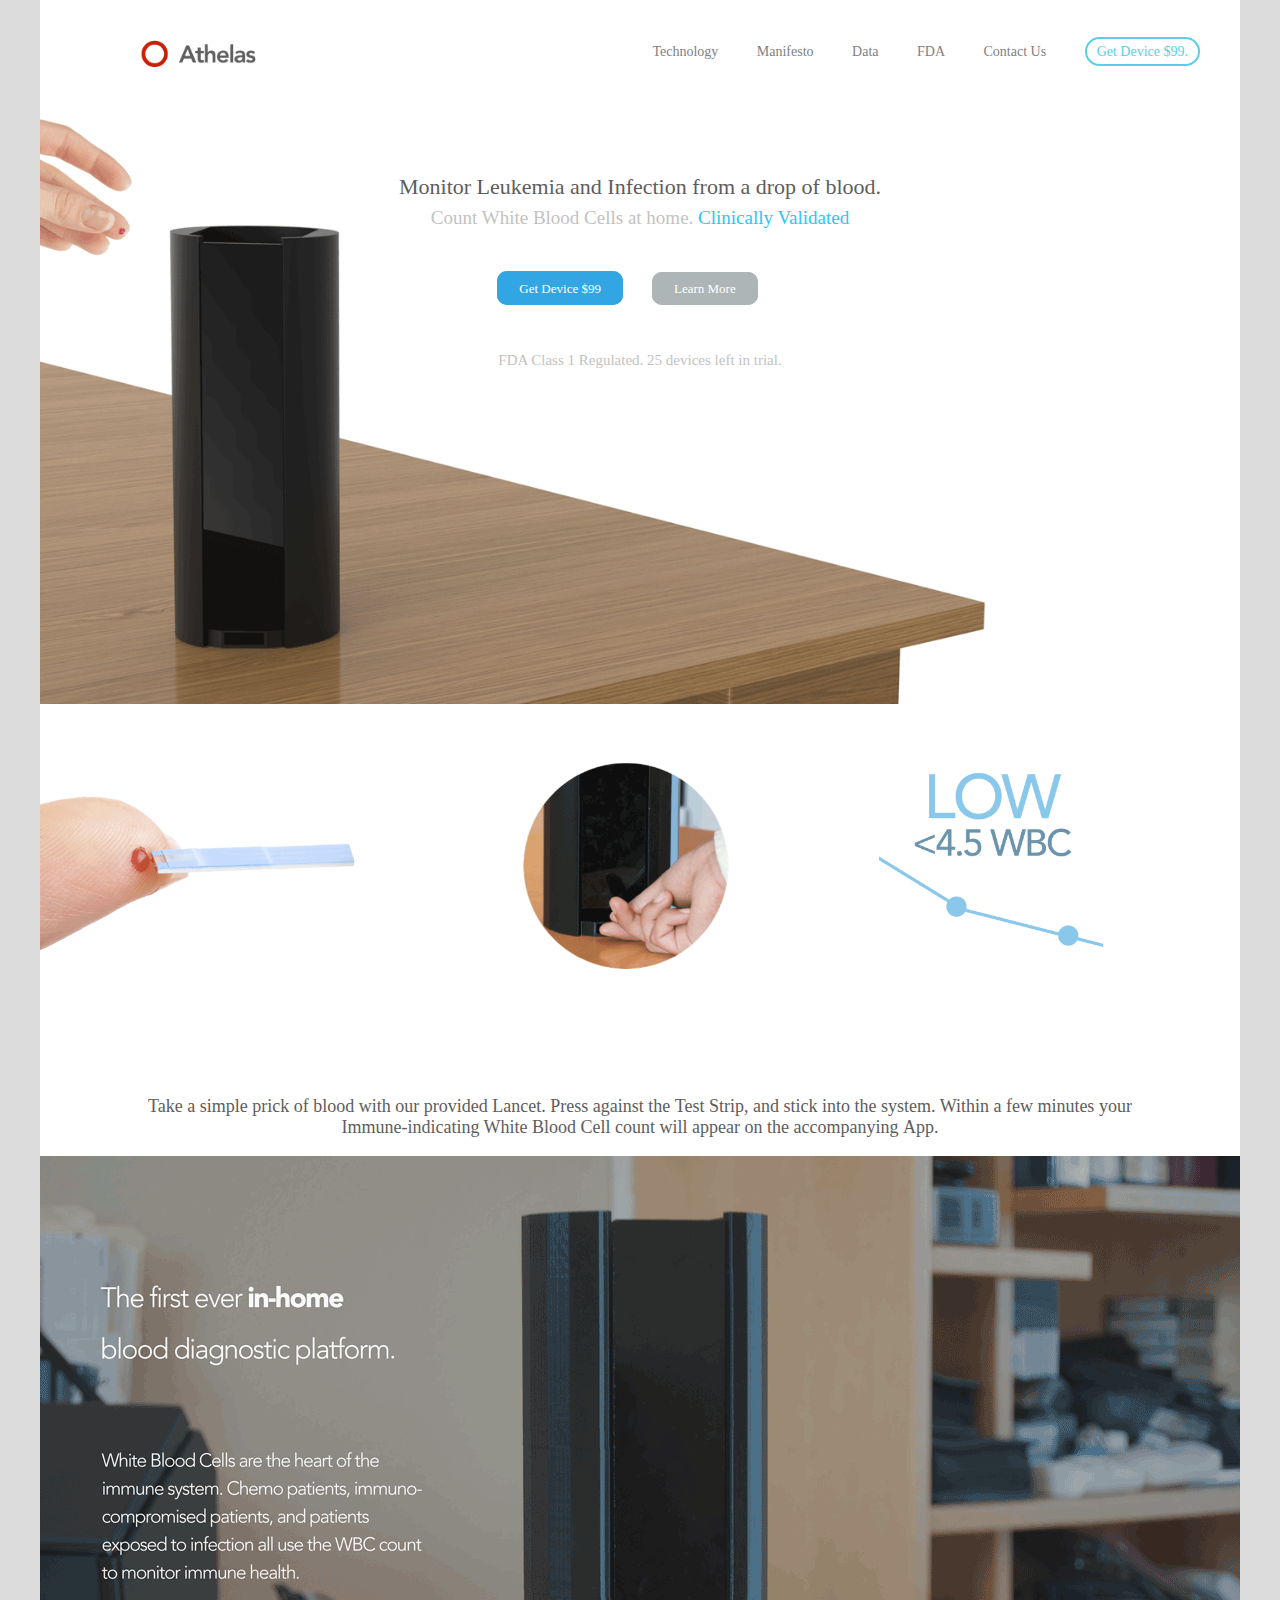
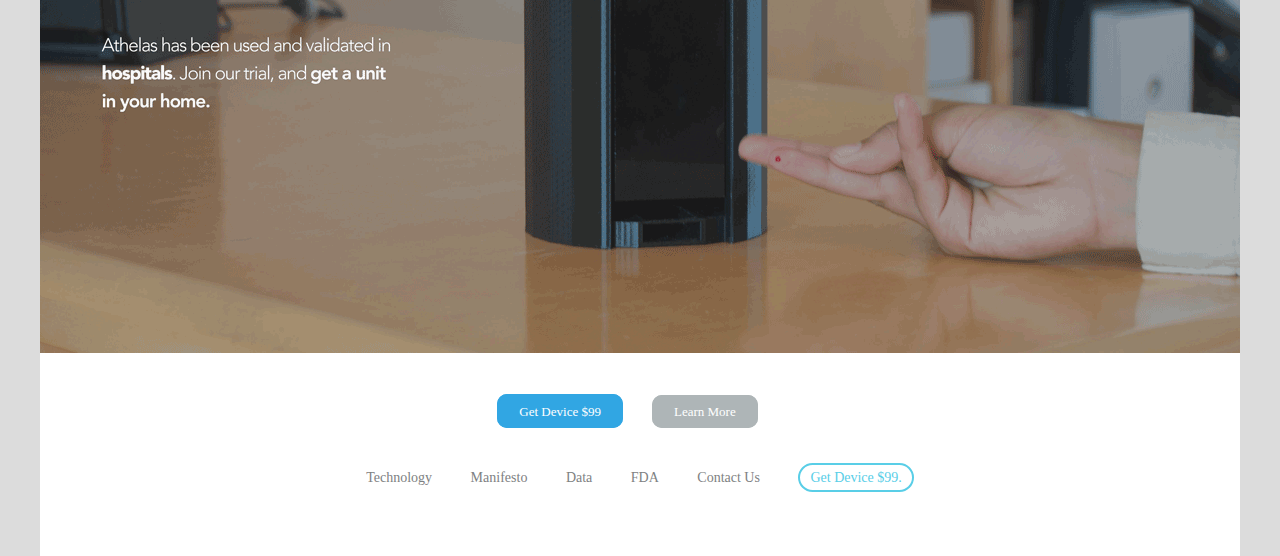
<file: index.html>
<!doctype html>

<html lang="en">
  <head>
    <meta charset="utf-8">
    <title>Athelas</title>
    <meta charset="UTF-8" />
    <meta http-equiv="X-UA-Compatible" content="IE=edge">
    <!-- <meta name="viewport" content="width=1000px;" /> -->
    <meta name="description" content="In-home blood diagnostic" />
    <meta name="keywords" content="diagnostic, blood, in-home" />
    <!-- <link rel="stylesheet" type="text/css" href="css/normalize.css" /> -->
    <!-- <link rel="stylesheet" type="text/css" href="css/demo.css" /> -->
    <!-- <link rel="stylesheet" type="text/css" href="css/component.css" /> -->
    <link rel="stylesheet" type="text/css" href="css/app.css" />
    <link href='https://fonts.googleapis.com/css?family=Raleway:200,400,800' rel='stylesheet' type='text/css'>
    <script src="https://ajax.googleapis.com/ajax/libs/jquery/1.12.2/jquery.min.js"></script>
    <script>
      (function(i,s,o,g,r,a,m){i['GoogleAnalyticsObject']=r;i[r]=i[r]||function(){
      (i[r].q=i[r].q||[]).push(arguments)},i[r].l=1*new Date();a=s.createElement(o),
      m=s.getElementsByTagName(o)[0];a.async=1;a.src=g;m.parentNode.insertBefore(a,m)
      })(window,document,'script','https://www.google-analytics.com/analytics.js','ga');
      ga('create', 'UA-36491460-2', 'auto');
      ga('send', 'pageview');
    </script>
    <!-- Facebook Pixel Code -->
    <script>
    !function(f,b,e,v,n,t,s)
    {if(f.fbq)return;n=f.fbq=function(){n.callMethod?
    n.callMethod.apply(n,arguments):n.queue.push(arguments)};
    if(!f._fbq)f._fbq=n;n.push=n;n.loaded=!0;n.version='2.0';
    n.queue=[];t=b.createElement(e);t.async=!0;
    t.src=v;s=b.getElementsByTagName(e)[0];
    s.parentNode.insertBefore(t,s)}(window,document,'script',
    'https://connect.facebook.net/en_US/fbevents.js');
     fbq('init', '177526572708600'); 
    fbq('track', 'PageView');
    </script>
    <noscript>
     <img height="1" width="1" 
    src="https://www.facebook.com/tr?id=177526572708600&ev=PageView
    &noscript=1"/>
    </noscript>
    <!-- End Facebook Pixel Code -->

    <script type="text/javascript">
      window.heap=window.heap||[],heap.load=function(e,t){window.heap.appid=e,window.heap.config=t=t||{};var r=t.forceSSL||"https:"===document.location.protocol,a=document.createElement("script");a.type="text/javascript",a.async=!0,a.src=(r?"https:":"http:")+"//cdn.heapanalytics.com/js/heap-"+e+".js";var n=document.getElementsByTagName("script")[0];n.parentNode.insertBefore(a,n);for(var o=function(e){return function(){heap.push([e].concat(Array.prototype.slice.call(arguments,0)))}},p=["addEventProperties","addUserProperties","clearEventProperties","identify","removeEventProperty","setEventProperties","track","unsetEventProperty"],c=0;c<p.length;c++)heap[p[c]]=o(p[c])};
      heap.load("3365830889");
    </script>
    <!--[if IE]>
    <script src="http://html5shiv.googlecode.com/svn/trunk/html5.js"></script>
    <![endif]-->

    <!--[if lt IE 9]>
    <script src="http://html5shiv.googlecode.com/svn/trunk/html5.js"></script>
    <![endif]-->
  </head>

  <body>
    <div class="container">
      <nav>
        <a class="logo" href="#"><img src="img/logo.png"\></a>
        <div class="links">
          <a href="technology/index.html">Technology</a>
          <a href="manifesto/index.html">Manifesto</a>
          <a href="data/index.html">Data</a>
          <a href="fda/index.html">FDA</a>
          <a href="contact/index.html">Contact Us</a>
          <a href="trial/index.html" class="rounded">Get Device $99.</a>
        </div>
      </nav>
      <section>
        <center>
          <p style="position:relative;z-index:2;font-family:'Avenir'; color:#5d5d5d; font-size:22px; font-weight:100; margin-top:100px">Monitor <strong>Leukemia</strong> and <strong>Infection</strong> from a drop of blood.</p>
          <p style="position:relative;z-index:2;font-family:'Avenir'; color:#c2c2c2; font-size:19px; font-weight:100; margin-top:-15px; margin-bottom:50px;">Count White Blood Cells at home. <span style="color:#28c8f6">Clinically Validated</span></p>
          <a href="/trial" class="button1" style="z-index:2;position:relative;margin-right:25px; font-family:'Avenir Next';border: 2px solid #31a6e3; background-color: #31a6e3; border-radius:10px; padding-left:20px; padding-right:20px; padding-top:8px; padding-bottom:7px; color:#fff; font-size:13px;font-weight:500">Get Device $99</a>
          <a href="/technology" class="button1" style="z-index:2; position:relative;margin-right:25px; font-family:'Avenir Next';border: 2px solid #aeb5b7; background-color: #aeb5b7; border-radius:10px; padding-left:20px; padding-right:20px; padding-top:7px; padding-bottom:7px; color:#fff; font-size:13px;font-weight:500">Learn More</a>
          <p style="position:relative;z-index:2;font-family:'Avenir'; color:#c2c2c2; font-size:15px; margin-top:55px; font-weight:100;"><strong>FDA Class 1 Regulated.</strong> 25 devices left in trial.</p>
        </center>
        <img src="img/background-main.png" style="height:600px;margin-top:-280px;position:relative;z-index:1"/>
      </section>
      <section>
        <center>
        </center>
      </section>
      <section>
        <img src="img/process.png" style="width:1100px;"/>
      </section>
      <section>
        <center>
          <p style="position:relative;z-index:2;font-family:'Avenir'; color:#5d5d5d; font-size:18px; font-weight:100; margin-top:70px;width:1000px">Take a simple prick of blood with our provided <strong>Lancet</strong>. Press against the <strong>Test Strip</strong>, and stick into the system. Within a few minutes your Immune-indicating White Blood Cell count will appear on the accompanying <strong>App</strong>.</p>
        </center>
      </section>
      <section>
        <img src="img/athelasmainback.png" style="margin-bottom:45px"/>
      </section>
      <section>
        <center>
            <a href="/trial" class="button1" style="z-index:2; position:relative;margin-right:25px; font-family:'Avenir Next';border: 2px solid #31a6e3; background-color: #31a6e3; border-radius:10px; padding-left:20px; padding-right:20px; padding-top:8px; padding-bottom:7px; color:#fff; font-size:13px;font-weight:500">Get Device $99</a>
            <a href="/technology" class="button1" style="z-index:2; position:relative;margin-right:25px; font-family:'Avenir Next';border: 2px solid #aeb5b7; background-color: #aeb5b7; border-radius:10px; padding-left:20px; padding-right:20px; padding-top:7px; padding-bottom:7px; color:#fff; font-size:13px;font-weight:500">Learn More</a>
          </center>
      </section>
      <footer class="nav">
        <center class="links">
          <a href="technology/index.html">Technology</a>
          <a href="manifesto/index.html">Manifesto</a>
          <a href="data/index.html">Data</a>
          <a href="fda/index.html">FDA</a>
          <a href="contact/index.html">Contact Us</a>
          <a href="trial/index.html" class="rounded">Get Device $99.</a>
        </center>
      </footer>
    </div>
  </body>
</html>
</file>
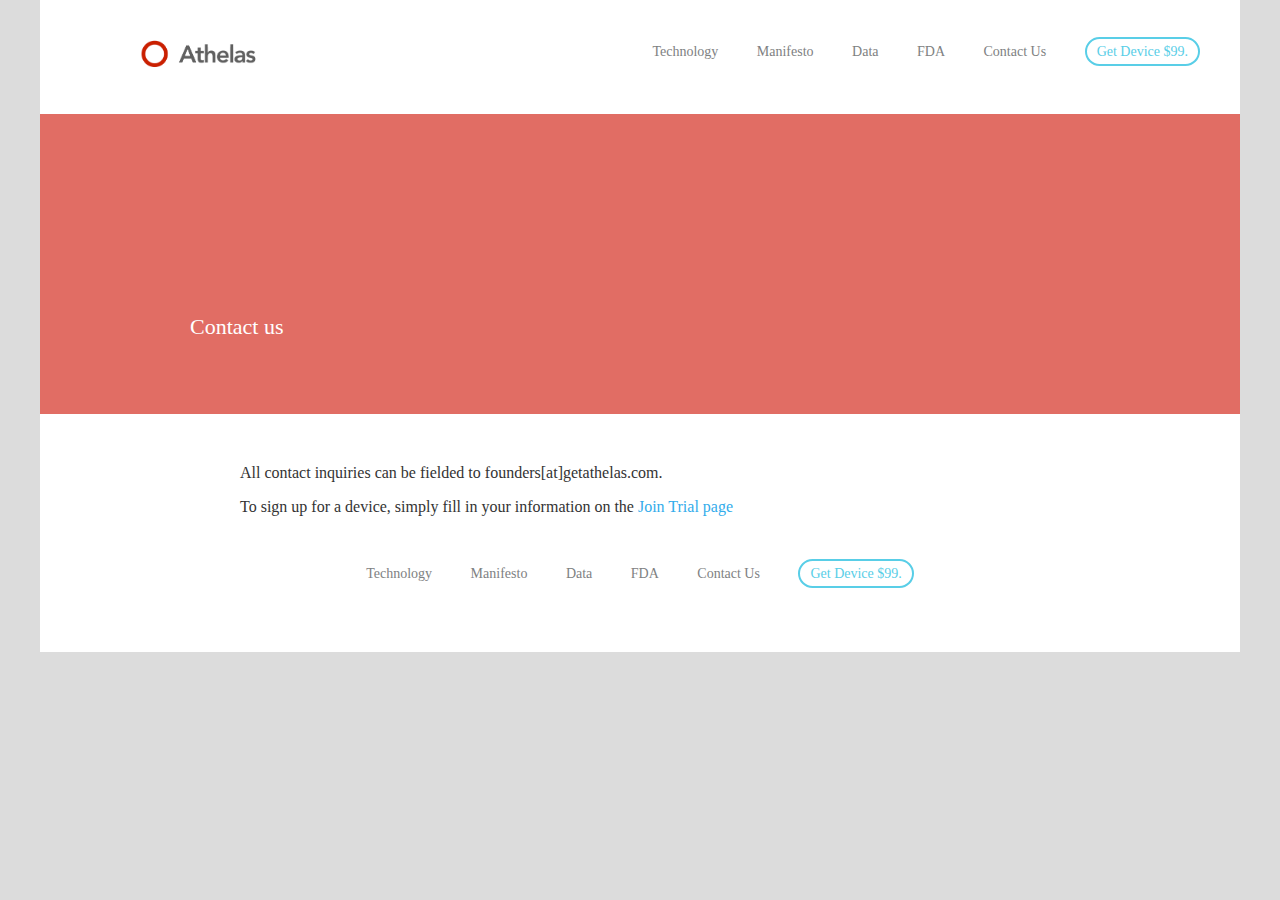
<file: contact/index.html>
<!doctype html>

<html lang="en">
  <head>
    <meta charset="utf-8">
    <title>Athelas</title>
    <meta charset="UTF-8" />
    <meta http-equiv="X-UA-Compatible" content="IE=edge">
    <!-- <meta name="viewport" content="width=1000px;" /> -->
    <meta name="description" content="In-home blood diagnostic" />
    <meta name="keywords" content="diagnostic, blood, in-home" />
    <!-- <link rel="stylesheet" type="text/css" href="css/normalize.css" /> -->
    <!-- <link rel="stylesheet" type="text/css" href="css/demo.css" /> -->
    <!-- <link rel="stylesheet" type="text/css" href="css/component.css" /> -->
    <link rel="stylesheet" type="text/css" href="../css/app.css" />
    <link href='https://fonts.googleapis.com/css?family=Raleway:200,400,800' rel='stylesheet' type='text/css'>
    <script src="https://ajax.googleapis.com/ajax/libs/jquery/1.12.2/jquery.min.js"></script>
  <script>
  (function(i,s,o,g,r,a,m){i['GoogleAnalyticsObject']=r;i[r]=i[r]||function(){
  (i[r].q=i[r].q||[]).push(arguments)},i[r].l=1*new Date();a=s.createElement(o),
  m=s.getElementsByTagName(o)[0];a.async=1;a.src=g;m.parentNode.insertBefore(a,m)
  })(window,document,'script','https://www.google-analytics.com/analytics.js','ga');

  ga('create', 'UA-36491460-2', 'auto');
  ga('send', 'pageview');

  </script>

  <script src="https://cdn.firebase.com/js/client/2.4.2/firebase.js"></script>

  <script type="text/javascript">
    window.heap=window.heap||[],heap.load=function(e,t){window.heap.appid=e,window.heap.config=t=t||{};var r=t.forceSSL||"https:"===document.location.protocol,a=document.createElement("script");a.type="text/javascript",a.async=!0,a.src=(r?"https:":"http:")+"//cdn.heapanalytics.com/js/heap-"+e+".js";var n=document.getElementsByTagName("script")[0];n.parentNode.insertBefore(a,n);for(var o=function(e){return function(){heap.push([e].concat(Array.prototype.slice.call(arguments,0)))}},p=["addEventProperties","addUserProperties","clearEventProperties","identify","removeEventProperty","setEventProperties","track","unsetEventProperty"],c=0;c<p.length;c++)heap[p[c]]=o(p[c])};
      heap.load("3365830889");
</script>

  <script>
    // Send message
    var myFirebaseRef = new Firebase("https://athelas-signup.firebaseio.com/");
    function change(){
      window.location = "index.html";
    }
    function onhitbutton(){
        myFirebaseRef.push({
      name: String(document.getElementById('name').value),
      email: String(document.getElementById('email').value),
      immuno: String(document.getElementById('message').value)
      }, change());
    }
  </script>

  <!--[if lt IE 9]>
    <script src="http://html5shiv.googlecode.com/svn/trunk/html5.js"></script>
  <![endif]-->
</head>

<body>
  <div class="container">
    <nav>
      <a class="logo" href="../index.html"><img src="../img/logo.png"\></a>
      <div class="links">
        <a href="../technology/index.html">Technology</a>
        <a href="../manifesto/index.html">Manifesto</a>
        <a href="../data/index.html">Data</a>
        <a href="../fda/index.html">FDA</a>
        <a href="../contact/index.html">Contact Us</a>
        <a href="../trial/index.html" class="rounded">Get Device $99.</a>
      </div>
    </nav>
    <section class="band contact">
      <p>Contact us</p>
    </section>

    <div class="content">
      <p>All contact inquiries can be fielded to founders[at]getathelas.com.</p>
      <p>To sign up for a device, simply fill in your information on the <a href="/trial" style="color:#32aceb">Join Trial page</a></p>
    </div>

    <footer class="nav">
      <center class="links">
        <a href="../technology/index.html">Technology</a>
        <a href="../manifesto/index.html">Manifesto</a>
        <a href="../data/index.html">Data</a>
        <a href="../fda/index.html">FDA</a>
        <a href="../contact/index.html">Contact Us</a>
        <a href="../trial/index.html" class="rounded">Get Device $99.</a>
      </center>
    </footer>
  </div>
</body>
</html>
</file>
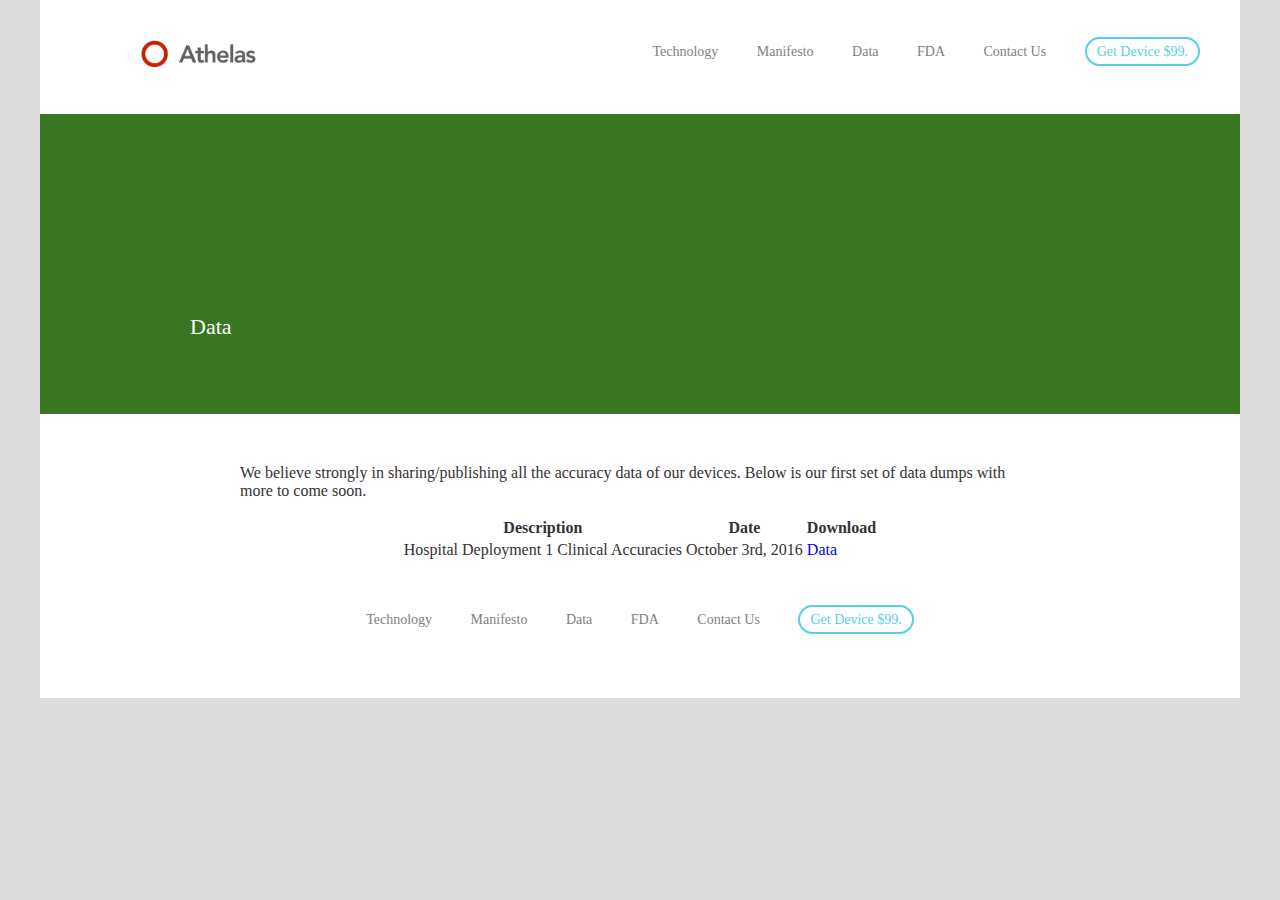
<file: data/index.html>
<!doctype html>

<html lang="en">
  <head>
    <meta charset="utf-8">
    <title>Athelas</title>
    <meta charset="UTF-8" />
    <meta http-equiv="X-UA-Compatible" content="IE=edge">
    <!-- <meta name="viewport" content="width=1000px;" /> -->
    <meta name="description" content="In-home blood diagnostic" />
    <meta name="keywords" content="diagnostic, blood, in-home" />
    <!-- <link rel="stylesheet" type="text/css" href="css/normalize.css" /> -->
    <!-- <link rel="stylesheet" type="text/css" href="css/demo.css" /> -->
    <!-- <link rel="stylesheet" type="text/css" href="css/component.css" /> -->
    <link rel="stylesheet" type="text/css" href="../css/app.css" />
    <link href='https://fonts.googleapis.com/css?family=Raleway:200,400,800' rel='stylesheet' type='text/css'>
    <script src="https://ajax.googleapis.com/ajax/libs/jquery/1.12.2/jquery.min.js"></script>
  <script>
  (function(i,s,o,g,r,a,m){i['GoogleAnalyticsObject']=r;i[r]=i[r]||function(){
  (i[r].q=i[r].q||[]).push(arguments)},i[r].l=1*new Date();a=s.createElement(o),
  m=s.getElementsByTagName(o)[0];a.async=1;a.src=g;m.parentNode.insertBefore(a,m)
  })(window,document,'script','https://www.google-analytics.com/analytics.js','ga');

  ga('create', 'UA-36491460-2', 'auto');
  ga('send', 'pageview');

  </script>
  <script type="text/javascript">
    window.heap=window.heap||[],heap.load=function(e,t){window.heap.appid=e,window.heap.config=t=t||{};var r=t.forceSSL||"https:"===document.location.protocol,a=document.createElement("script");a.type="text/javascript",a.async=!0,a.src=(r?"https:":"http:")+"//cdn.heapanalytics.com/js/heap-"+e+".js";var n=document.getElementsByTagName("script")[0];n.parentNode.insertBefore(a,n);for(var o=function(e){return function(){heap.push([e].concat(Array.prototype.slice.call(arguments,0)))}},p=["addEventProperties","addUserProperties","clearEventProperties","identify","removeEventProperty","setEventProperties","track","unsetEventProperty"],c=0;c<p.length;c++)heap[p[c]]=o(p[c])};
      heap.load("3365830889");
  </script>

  <script src="https://cdn.firebase.com/js/client/2.4.2/firebase.js"></script>

  <script>
    // Send message
    var myFirebaseRef = new Firebase("https://athelas-signup.firebaseio.com/");
    function change(){
      window.location = "index.html";
    }
    function onhitbutton(){
        myFirebaseRef.push({
      name: String(document.getElementById('name').value),
      email: String(document.getElementById('email').value),
      immuno: String(document.getElementById('message').value)
      }, change());
    }
</script>

  <!--[if lt IE 9]>
    <script src="http://html5shiv.googlecode.com/svn/trunk/html5.js"></script>
  <![endif]-->
</head>

<body>
  <div class="container">
    <nav>
      <a class="logo" href="../index.html"><img src="../img/logo.png"\></a>
      <div class="links">
        <a href="../technology/index.html">Technology</a>
        <a href="../manifesto/index.html">Manifesto</a>
        <a href="../data/index.html">Data</a>
        <a href="../fda/index.html">FDA</a>
        <a href="../contact/index.html">Contact Us</a>
        <a href="../trial/index.html" class="rounded">Get Device $99.</a>
      </div>
    </nav>

    <section class="band data">
      <p>Data</p>
    </section>

    <div class="content">
      <p>We believe strongly in sharing/publishing all the accuracy data of our devices. Below is our first set of data dumps with more to come soon.</p>
      <table id="hor-minimalist-b" style="margin:0 auto">
        <tr>
          <th>Description</th>
          <th>Date</th>
          <th>Download</th>
        </tr>
        <tr>
          <td>Hospital Deployment 1 Clinical Accuracies</td>
          <td>October 3rd, 2016</td>
          <td><a href="../data_package.pdf">Data</a></td>
        </tr>
      </table>
    </div>

    <footer class="nav">
      <center class="links">
        <a href="../technology/index.html">Technology</a>
        <a href="../manifesto/index.html">Manifesto</a>
        <a href="../data/index.html">Data</a>
        <a href="../fda/index.html">FDA</a>
        <a href="../contact/index.html">Contact Us</a>
        <a href="../trial/index.html" class="rounded">Get Device $99.</a>
      </center>
    </footer>
  </div>
</body>
</html>
</file>
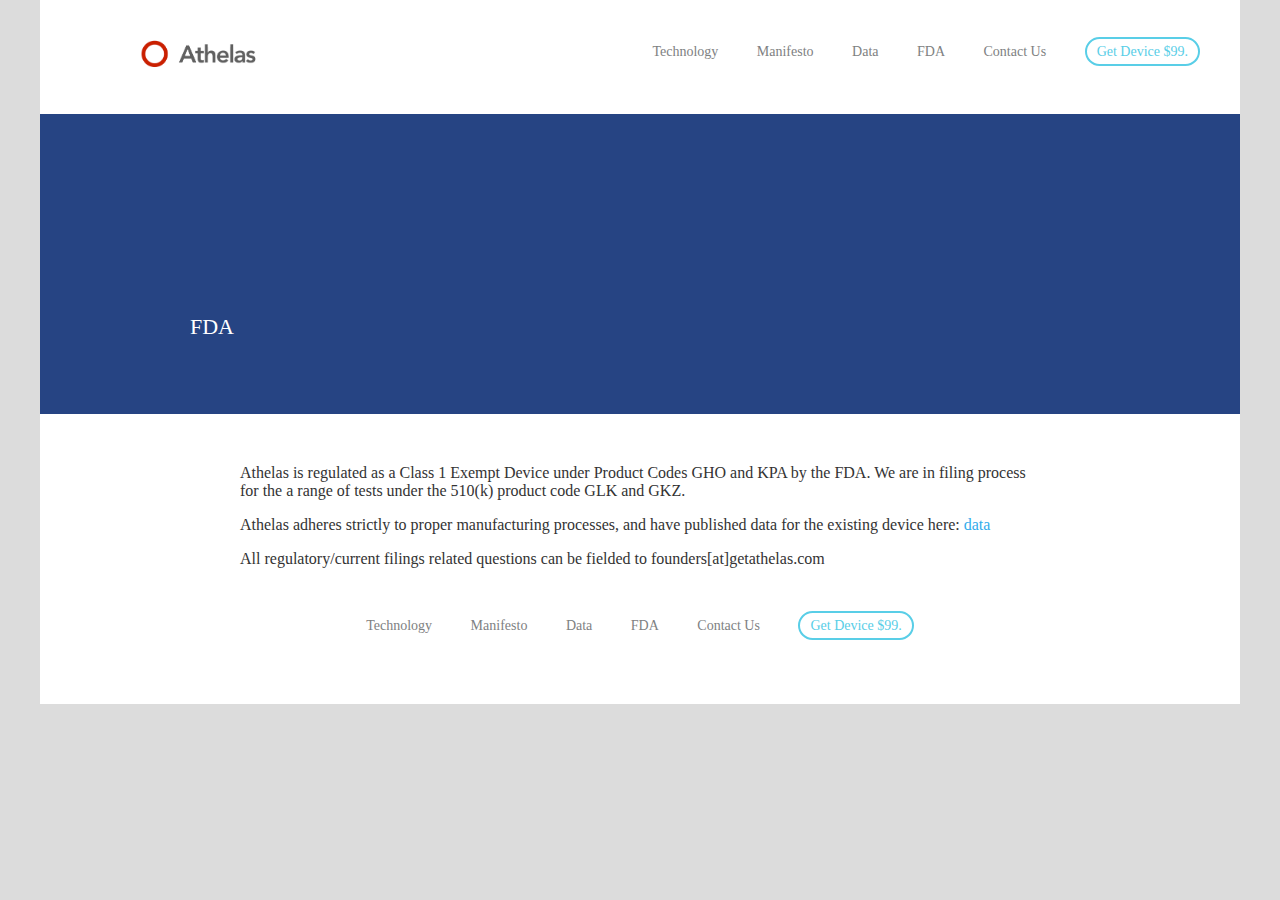
<file: fda/index.html>
<!doctype html>

<html lang="en">
  <head>
    <meta charset="utf-8">
    <title>Athelas</title>
    <meta charset="UTF-8" />
    <meta http-equiv="X-UA-Compatible" content="IE=edge">
    <!-- <meta name="viewport" content="width=1000px;" /> -->
    <meta name="description" content="In-home blood diagnostic" />
    <meta name="keywords" content="diagnostic, blood, in-home" />
    <!-- <link rel="stylesheet" type="text/css" href="css/normalize.css" /> -->
    <!-- <link rel="stylesheet" type="text/css" href="css/demo.css" /> -->
    <!-- <link rel="stylesheet" type="text/css" href="css/component.css" /> -->
    <link rel="stylesheet" type="text/css" href="../css/app.css" />
    <link href='https://fonts.googleapis.com/css?family=Raleway:200,400,800' rel='stylesheet' type='text/css'>
    <script src="https://ajax.googleapis.com/ajax/libs/jquery/1.12.2/jquery.min.js"></script>
  <script>
  (function(i,s,o,g,r,a,m){i['GoogleAnalyticsObject']=r;i[r]=i[r]||function(){
  (i[r].q=i[r].q||[]).push(arguments)},i[r].l=1*new Date();a=s.createElement(o),
  m=s.getElementsByTagName(o)[0];a.async=1;a.src=g;m.parentNode.insertBefore(a,m)
  })(window,document,'script','https://www.google-analytics.com/analytics.js','ga');

  ga('create', 'UA-36491460-2', 'auto');
  ga('send', 'pageview');

  </script>

  <script src="https://cdn.firebase.com/js/client/2.4.2/firebase.js"></script>

  <script type="text/javascript">
    window.heap=window.heap||[],heap.load=function(e,t){window.heap.appid=e,window.heap.config=t=t||{};var r=t.forceSSL||"https:"===document.location.protocol,a=document.createElement("script");a.type="text/javascript",a.async=!0,a.src=(r?"https:":"http:")+"//cdn.heapanalytics.com/js/heap-"+e+".js";var n=document.getElementsByTagName("script")[0];n.parentNode.insertBefore(a,n);for(var o=function(e){return function(){heap.push([e].concat(Array.prototype.slice.call(arguments,0)))}},p=["addEventProperties","addUserProperties","clearEventProperties","identify","removeEventProperty","setEventProperties","track","unsetEventProperty"],c=0;c<p.length;c++)heap[p[c]]=o(p[c])};
      heap.load("3365830889");
</script>

  <script>
    // Send message
    var myFirebaseRef = new Firebase("https://athelas-signup.firebaseio.com/");
    function change(){
      window.location = "index.html";
    }
    function onhitbutton(){
        myFirebaseRef.push({
      name: String(document.getElementById('name').value),
      email: String(document.getElementById('email').value),
      immuno: String(document.getElementById('message').value)
      }, change());
    }
  </script>

  <!--[if lt IE 9]>
    <script src="http://html5shiv.googlecode.com/svn/trunk/html5.js"></script>
  <![endif]-->
</head>

<body>
  <div class="container">
    <nav>
      <a class="logo" href="../index.html"><img src="../img/logo.png"\></a>
      <div class="links">
        <a href="../technology/index.html">Technology</a>
        <a href="../manifesto/index.html">Manifesto</a>
        <a href="../data/index.html">Data</a>
        <a href="../fda/index.html">FDA</a>
        <a href="../contact/index.html">Contact Us</a>
        <a href="../trial/index.html" class="rounded">Get Device $99.</a>
      </div>
    </nav>
    <section class="band fda">
      <p>FDA</p>
    </section>

    <div class="content">
      <p>Athelas is regulated as a Class 1 Exempt Device under Product Codes GHO and KPA by the FDA. We are in filing process for the a range of tests under the 510(k) product code GLK and GKZ.</p>
      <p>Athelas adheres strictly to proper manufacturing processes, and have published data for the existing device here: <a href="/data" style="color:#32aceb">data</a></p>
      <p>All regulatory/current filings related questions can be fielded to founders[at]getathelas.com</p>
    </div>

    <footer class="nav">
      <center class="links">
        <a href="../technology/index.html">Technology</a>
        <a href="../manifesto/index.html">Manifesto</a>
        <a href="../data/index.html">Data</a>
        <a href="../fda/index.html">FDA</a>
        <a href="../contact/index.html">Contact Us</a>
        <a href="../trial/index.html" class="rounded">Get Device $99.</a>
      </center>
    </footer>
  </div>
</body>
</html>
</file>
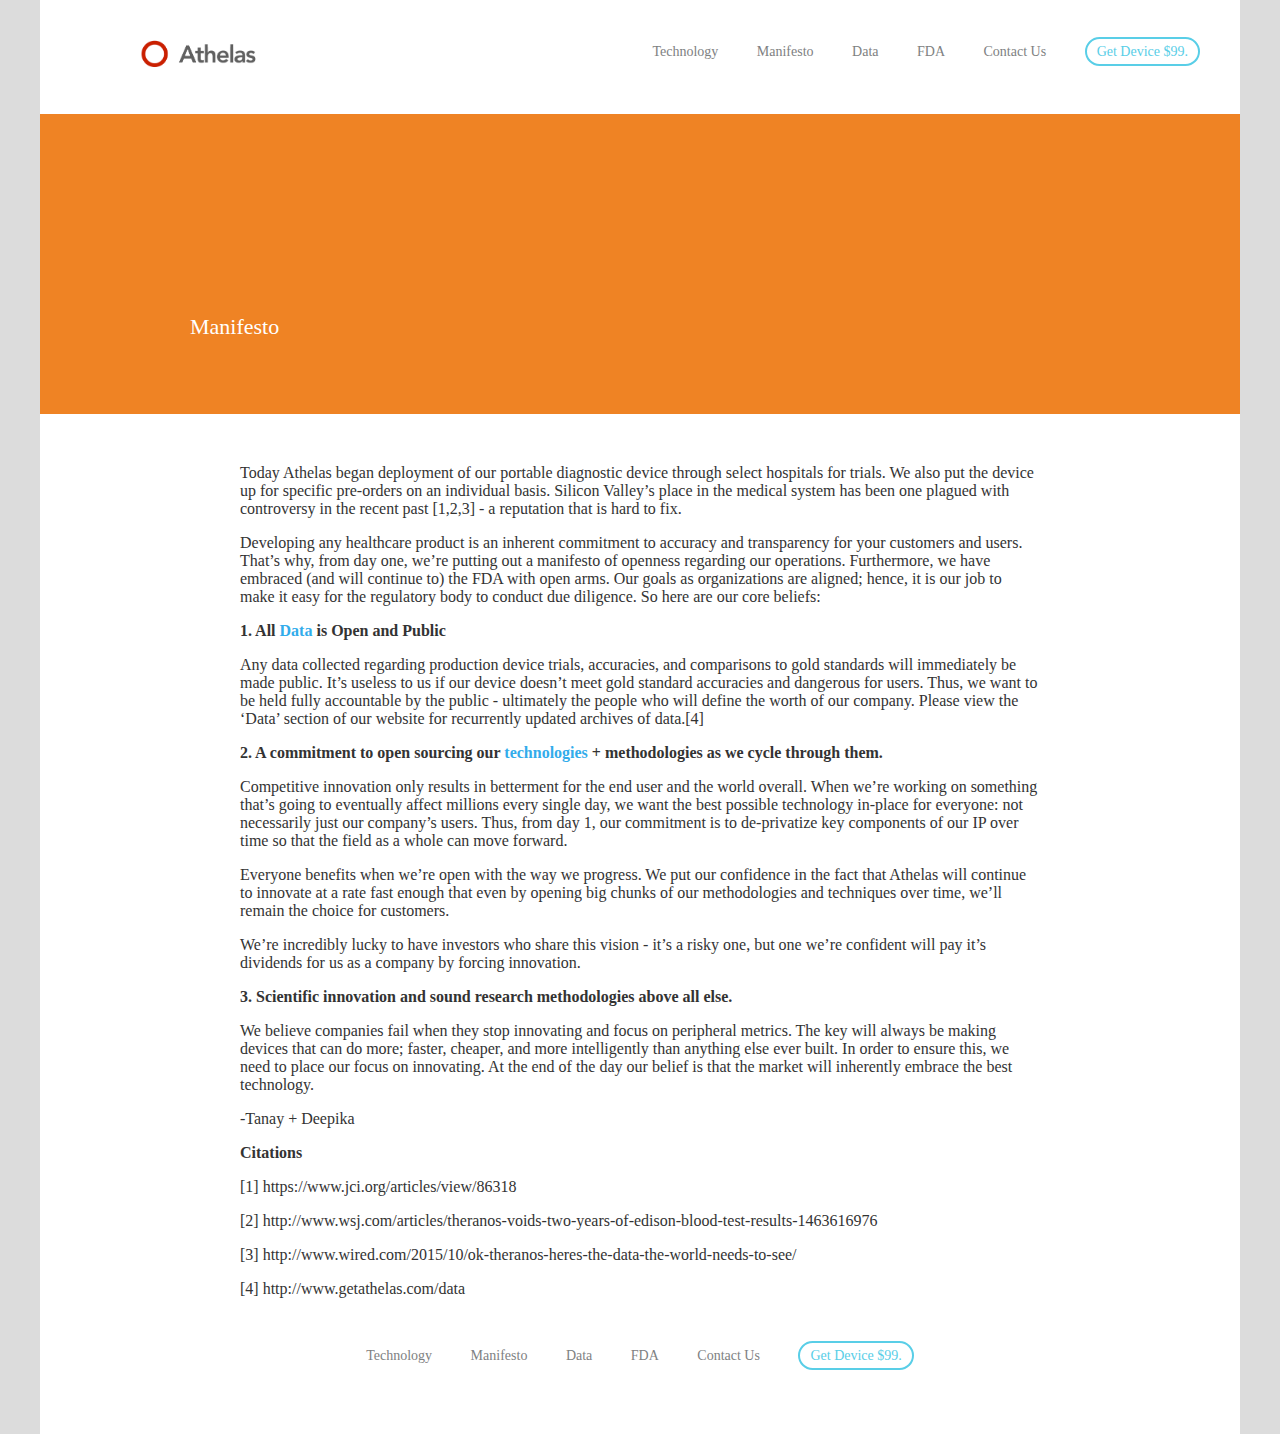
<file: manifesto/index.html>
<!doctype html>

<html lang="en">
  <head>
    <meta charset="utf-8">
    <title>Athelas</title>
    <meta charset="UTF-8" />
    <meta http-equiv="X-UA-Compatible" content="IE=edge">
    <!-- <meta name="viewport" content="width=1000px;" /> -->
    <meta name="description" content="In-home blood diagnostic" />
    <meta name="keywords" content="diagnostic, blood, in-home" />
    <!-- <link rel="stylesheet" type="text/css" href="css/normalize.css" /> -->
    <!-- <link rel="stylesheet" type="text/css" href="css/demo.css" /> -->
    <!-- <link rel="stylesheet" type="text/css" href="css/component.css" /> -->
    <link rel="stylesheet" type="text/css" href="../css/app.css" />
    <link href='https://fonts.googleapis.com/css?family=Raleway:200,400,800' rel='stylesheet' type='text/css'>
    <script src="https://ajax.googleapis.com/ajax/libs/jquery/1.12.2/jquery.min.js"></script>
  <script>
  (function(i,s,o,g,r,a,m){i['GoogleAnalyticsObject']=r;i[r]=i[r]||function(){
  (i[r].q=i[r].q||[]).push(arguments)},i[r].l=1*new Date();a=s.createElement(o),
  m=s.getElementsByTagName(o)[0];a.async=1;a.src=g;m.parentNode.insertBefore(a,m)
  })(window,document,'script','https://www.google-analytics.com/analytics.js','ga');

  ga('create', 'UA-36491460-2', 'auto');
  ga('send', 'pageview');

  </script>

  <script src="https://cdn.firebase.com/js/client/2.4.2/firebase.js"></script>

  <script type="text/javascript">
    window.heap=window.heap||[],heap.load=function(e,t){window.heap.appid=e,window.heap.config=t=t||{};var r=t.forceSSL||"https:"===document.location.protocol,a=document.createElement("script");a.type="text/javascript",a.async=!0,a.src=(r?"https:":"http:")+"//cdn.heapanalytics.com/js/heap-"+e+".js";var n=document.getElementsByTagName("script")[0];n.parentNode.insertBefore(a,n);for(var o=function(e){return function(){heap.push([e].concat(Array.prototype.slice.call(arguments,0)))}},p=["addEventProperties","addUserProperties","clearEventProperties","identify","removeEventProperty","setEventProperties","track","unsetEventProperty"],c=0;c<p.length;c++)heap[p[c]]=o(p[c])};
      heap.load("3365830889");
</script>

  <script>
    // Send message
    var myFirebaseRef = new Firebase("https://athelas-signup.firebaseio.com/");
    function change(){
      window.location = "index.html";
    }
    function onhitbutton(){
        myFirebaseRef.push({
      name: String(document.getElementById('name').value),
      email: String(document.getElementById('email').value),
      immuno: String(document.getElementById('message').value)
      }, change());
    }
  </script>

  <!--[if lt IE 9]>
    <script src="http://html5shiv.googlecode.com/svn/trunk/html5.js"></script>
  <![endif]-->
</head>

<body>
  <div class="container">
    <nav>
      <a class="logo" href="../index.html"><img src="../img/logo.png"\></a>
      <div class="links">
        <a href="../technology/index.html">Technology</a>
        <a href="../manifesto/index.html">Manifesto</a>
        <a href="../data/index.html">Data</a>
        <a href="../fda/index.html">FDA</a>
        <a href="../contact/index.html">Contact Us</a>
        <a href="../trial/index.html" class="rounded">Get Device $99.</a>
      </div>
    </nav>

    <section class="band manifesto">
      <p>Manifesto</p>
    </section>

    <div class="content">
      <p>Today Athelas began deployment of our portable diagnostic device through select hospitals for trials. We also put the device up for specific pre-orders on an individual basis. Silicon Valley’s place in the medical system has been one plagued with controversy in the recent past [1,2,3] - a reputation that is hard to fix.</p>
      <p>Developing any healthcare product is an inherent commitment to accuracy and transparency for your customers and users. That’s why, from day one, we’re putting out a manifesto of openness regarding our operations. Furthermore, we have embraced (and will continue to) the FDA with open arms. Our goals as organizations are aligned; hence, it is our job to make it easy for the regulatory body to conduct due diligence. So here are our core beliefs:</p>
      <p><strong>1. All <a href="/data" style="color:#32aceb">Data</a> is Open and Public</strong></p>
      <p>Any data collected regarding production device trials, accuracies, and comparisons to gold standards will immediately be made public. It’s useless to us if our device doesn’t meet gold standard accuracies and dangerous for users. Thus, we want to be held fully accountable by the public - ultimately the people who will define the worth of our company. Please view the ‘Data’ section of our website for recurrently updated archives of data.[4]</p>
      <p><strong>2. A commitment to open sourcing our <a href="/technology" style="color:#32aceb">technologies</a> + methodologies as we cycle through them.</strong></p>
      <p>Competitive innovation only results in betterment for the end user and the world overall. When we’re working on something that’s going to eventually affect millions every single day, we want the best possible technology in-place for everyone: not necessarily just our company’s users. Thus, from day 1, our commitment is to de-privatize key components of our IP over time so that the field as a whole can move forward.
      <p>Everyone benefits when we’re open with the way we progress. We put our confidence in the fact that Athelas will continue to innovate at a rate fast enough that even by opening big chunks of our methodologies and techniques over time, we’ll remain the choice for customers.</p>
      <p>We’re incredibly lucky to have investors who share this vision - it’s a risky one, but one we’re confident will pay it’s dividends for us as a company by forcing innovation.</p>
      <p><strong>3. Scientific innovation and sound research methodologies above all else. </strong><p>
      <p>We believe companies fail when they stop innovating and focus on peripheral metrics. The key will always be making devices that can do more; faster, cheaper, and more intelligently than anything else ever built. In order to ensure this, we need to place our focus on innovating. At the end of the day our belief is that the market will inherently embrace the best technology.</p>
      <p>-Tanay + Deepika</p>
      <p><strong>Citations</strong></p>
      <p>[1] https://www.jci.org/articles/view/86318</p>
      <p>[2] http://www.wsj.com/articles/theranos-voids-two-years-of-edison-blood-test-results-1463616976</p>
      <p>[3] http://www.wired.com/2015/10/ok-theranos-heres-the-data-the-world-needs-to-see/</p>
      <p>[4] http://www.getathelas.com/data</p>
    </div>

    <footer class="nav">
      <center class="links">
        <a href="../technology/index.html">Technology</a>
        <a href="../manifesto/index.html">Manifesto</a>
        <a href="../data/index.html">Data</a>
        <a href="../fda/index.html">FDA</a>
        <a href="../contact/index.html">Contact Us</a>
        <a href="../trial/index.html" class="rounded">Get Device $99.</a>
      </center>
    </footer>
  </div>
</body>
</html>
</file>
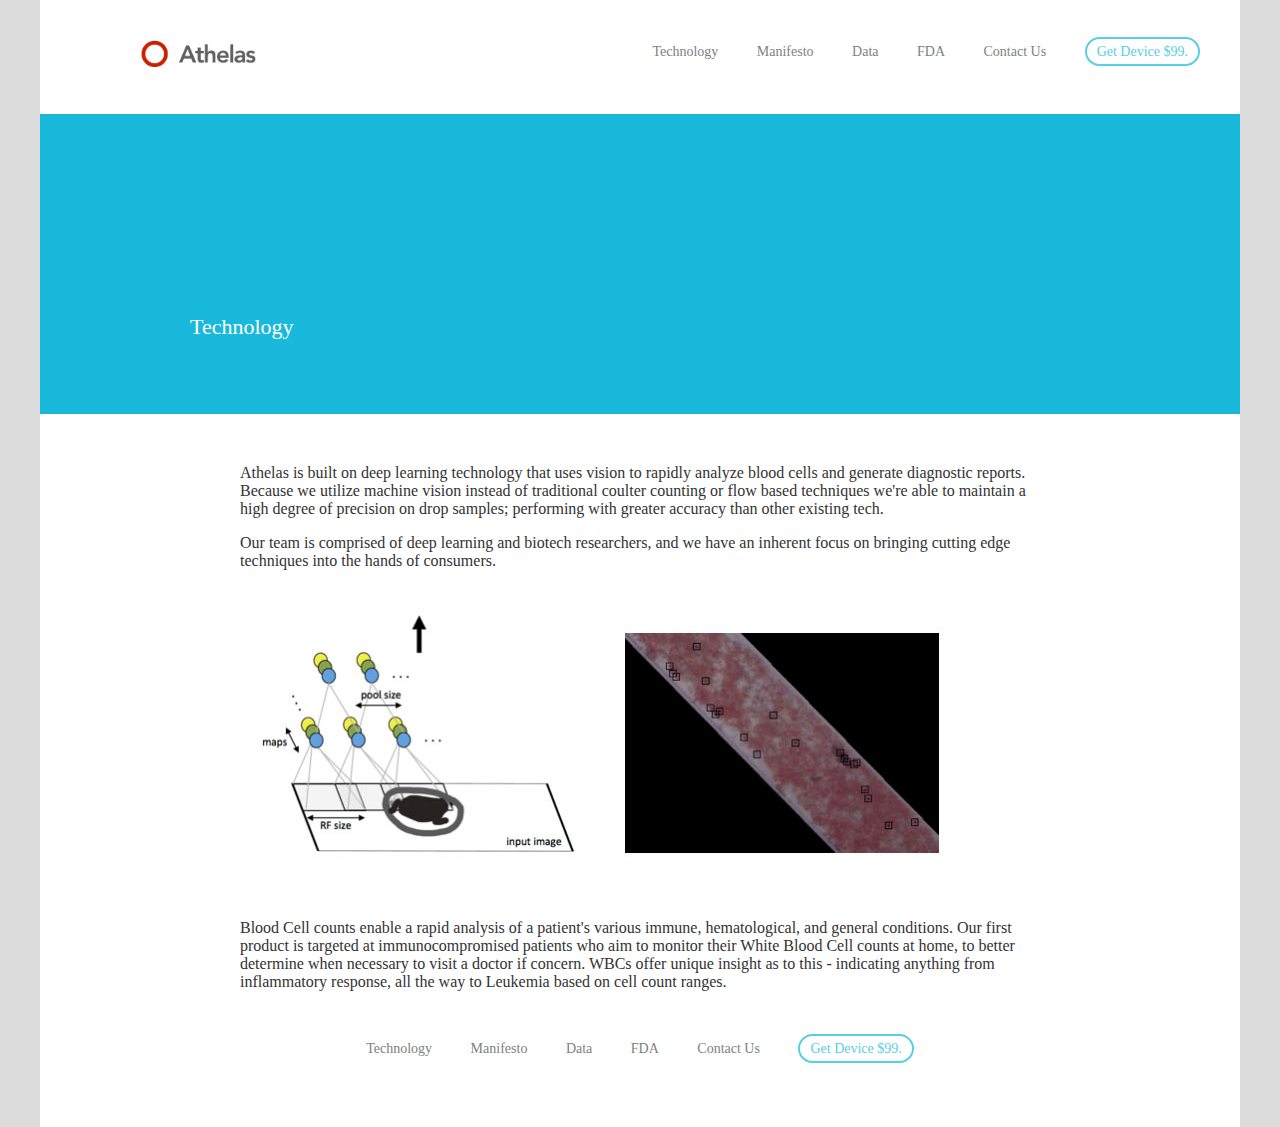
<file: technology/index.html>
<!doctype html>

<html lang="en">
  <head>
    <meta charset="utf-8">
    <title>Athelas</title>
    <meta charset="UTF-8" />
    <meta http-equiv="X-UA-Compatible" content="IE=edge">
    <!-- <meta name="viewport" content="width=1000px;" /> -->
    <meta name="description" content="In-home blood diagnostic" />
    <meta name="keywords" content="diagnostic, blood, in-home" />
    <!-- <link rel="stylesheet" type="text/css" href="css/normalize.css" /> -->
    <!-- <link rel="stylesheet" type="text/css" href="css/demo.css" /> -->
    <!-- <link rel="stylesheet" type="text/css" href="css/component.css" /> -->
    <link rel="stylesheet" type="text/css" href="../css/app.css" />
    <link href='https://fonts.googleapis.com/css?family=Raleway:200,400,800' rel='stylesheet' type='text/css'>
    <script src="https://ajax.googleapis.com/ajax/libs/jquery/1.12.2/jquery.min.js"></script>
    <script>
      (function(i,s,o,g,r,a,m){i['GoogleAnalyticsObject']=r;i[r]=i[r]||function(){
      (i[r].q=i[r].q||[]).push(arguments)},i[r].l=1*new Date();a=s.createElement(o),
      m=s.getElementsByTagName(o)[0];a.async=1;a.src=g;m.parentNode.insertBefore(a,m)
      })(window,document,'script','https://www.google-analytics.com/analytics.js','ga');

      ga('create', 'UA-36491460-2', 'auto');
      ga('send', 'pageview');
    </script>

    <script src="https://cdn.firebase.com/js/client/2.4.2/firebase.js"></script>

    <script type="text/javascript">
      window.heap=window.heap||[],heap.load=function(e,t){window.heap.appid=e,window.heap.config=t=t||{};var r=t.forceSSL||"https:"===document.location.protocol,a=document.createElement("script");a.type="text/javascript",a.async=!0,a.src=(r?"https:":"http:")+"//cdn.heapanalytics.com/js/heap-"+e+".js";var n=document.getElementsByTagName("script")[0];n.parentNode.insertBefore(a,n);for(var o=function(e){return function(){heap.push([e].concat(Array.prototype.slice.call(arguments,0)))}},p=["addEventProperties","addUserProperties","clearEventProperties","identify","removeEventProperty","setEventProperties","track","unsetEventProperty"],c=0;c<p.length;c++)heap[p[c]]=o(p[c])};
        heap.load("3365830889");
    </script>

    <script>
        // Send message
        var myFirebaseRef = new Firebase("https://athelas-signup.firebaseio.com/");
        function change(){
          window.location = "index.html";
        }
        function onhitbutton(){
            myFirebaseRef.push({
          name: String(document.getElementById('name').value),
          email: String(document.getElementById('email').value),
          immuno: String(document.getElementById('message').value)
          }, change());
        }
    </script>

    <!--[if lt IE 9]>
      <script src="http://html5shiv.googlecode.com/svn/trunk/html5.js"></script>
    <![endif]-->
  </head>

<body>
  <div class="container">
    <nav>
      <a class="logo" href="../index.html"><img src="../img/logo.png"\></a>
      <div class="links">
        <a href="../technology/index.html">Technology</a>
        <a href="../manifesto/index.html">Manifesto</a>
        <a href="../data/index.html">Data</a>
        <a href="../fda/index.html">FDA</a>
        <a href="../contact/index.html">Contact Us</a>
        <a href="../trial/index.html" class="rounded">Get Device $99.</a>
      </div>
    </nav>

    <section class="band technology">
      <p>Technology</p>
    </section>

    <div class="content">
      <p>Athelas is built on deep learning technology that uses vision to rapidly analyze blood cells and generate diagnostic reports. Because we utilize machine vision instead of traditional coulter counting or flow based techniques we're able to maintain a high degree of precision on drop samples; performing with greater accuracy than other existing tech.</p>
      <p>Our team is comprised of deep learning and biotech researchers, and we have an inherent focus on bringing cutting edge techniques into the hands of consumers.</p>
      <img src="../img/athelasexplain.jpg"/>
      <p>Blood Cell counts enable a rapid analysis of a patient's various immune, hematological, and general conditions. Our first product is targeted at immunocompromised patients who aim to monitor their White Blood Cell counts at home, to better determine when necessary to visit a doctor if concern. WBCs offer unique insight as to this - indicating anything from inflammatory response, all the way to Leukemia based on cell count ranges.</p>
    </div>

    <footer class="nav">
      <center class="links">
        <a href="../technology/index.html">Technology</a>
        <a href="../manifesto/index.html">Manifesto</a>
        <a href="../data/index.html">Data</a>
        <a href="../fda/index.html">FDA</a>
        <a href="../contact/index.html">Contact Us</a>
        <a href="../trial/index.html" class="rounded">Get Device $99.</a>
      </center>
    </footer>
  </div>
</body>
</html>
</file>
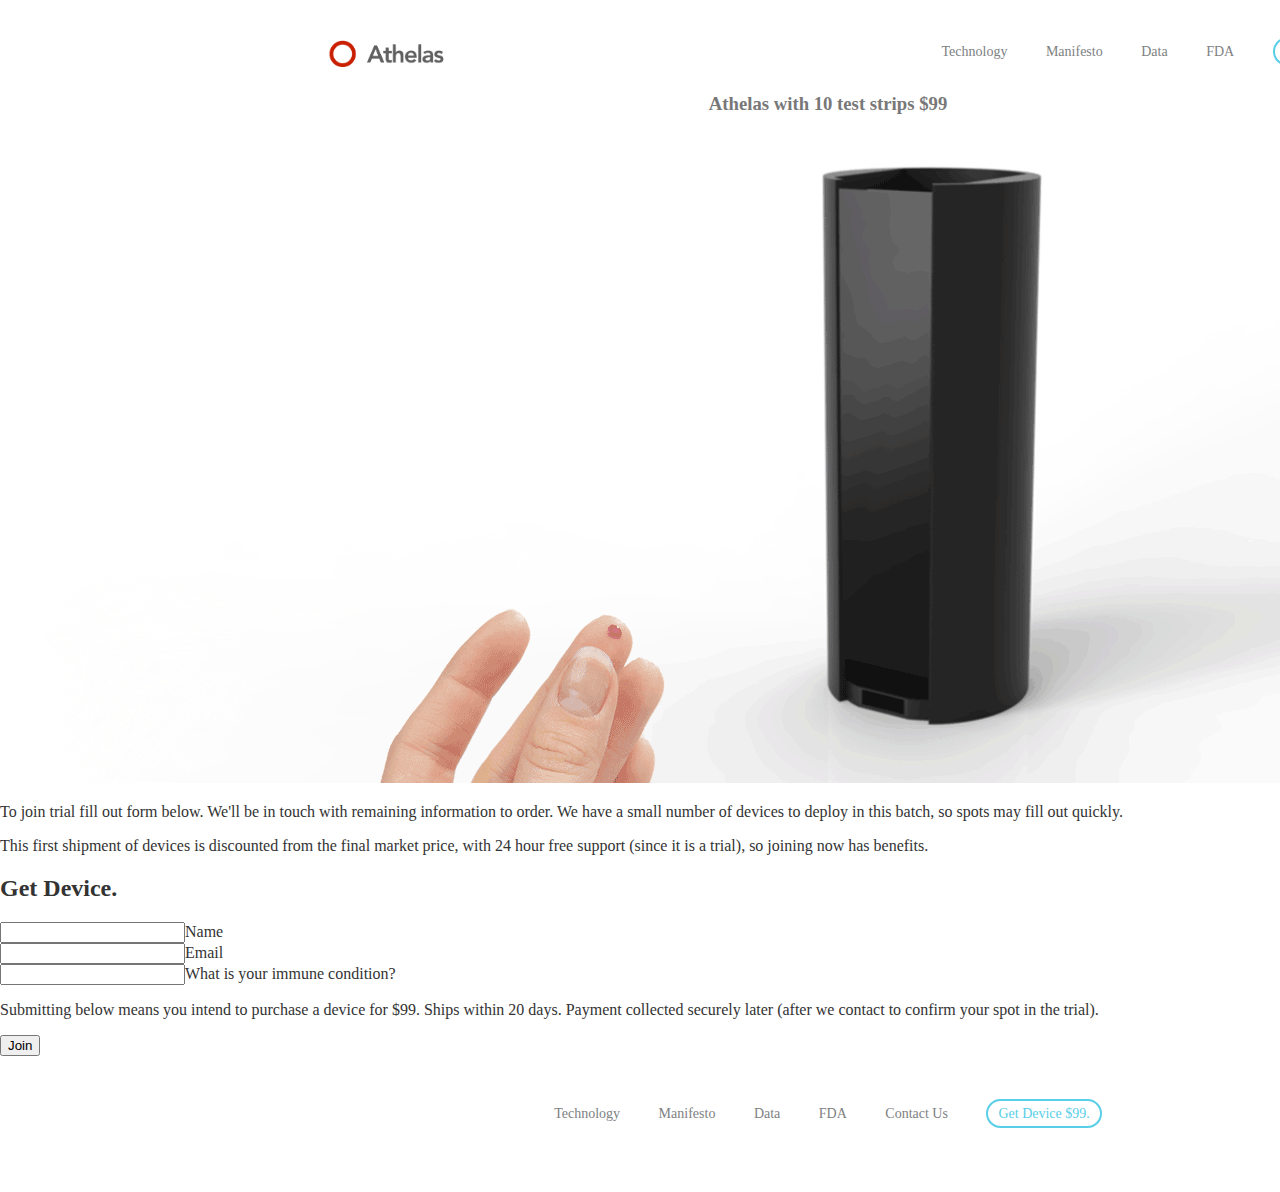
<file: trial/index.html>
<!doctype html>

<html lang="en">
  <head>
    <meta charset="utf-8">
    <title>Athelas</title>
    <meta charset="UTF-8" />
    <meta http-equiv="X-UA-Compatible" content="IE=edge">
    <!-- <meta name="viewport" content="width=1000px;" /> -->
    <meta name="description" content="In-home blood diagnostic" />
    <meta name="keywords" content="diagnostic, blood, in-home" />
    <!-- <link rel="stylesheet" type="text/css" href="css/normalize.css" /> -->
    <!-- <link rel="stylesheet" type="text/css" href="css/demo.css" /> -->
    <!-- <link rel="stylesheet" type="text/css" href="css/component.css" /> -->
    <link rel="stylesheet" type="text/css" href="../css/app.css" />
    <link href='https://fonts.googleapis.com/css?family=Raleway:200,400,800' rel='stylesheet' type='text/css'>
    <script src="https://ajax.googleapis.com/ajax/libs/jquery/1.12.2/jquery.min.js"></script>
    <!-- Facebook Pixel Code -->
<script>
!function(f,b,e,v,n,t,s)
{if(f.fbq)return;n=f.fbq=function(){n.callMethod?
n.callMethod.apply(n,arguments):n.queue.push(arguments)};
if(!f._fbq)f._fbq=n;n.push=n;n.loaded=!0;n.version='2.0';
n.queue=[];t=b.createElement(e);t.async=!0;
t.src=v;s=b.getElementsByTagName(e)[0];
s.parentNode.insertBefore(t,s)}(window,document,'script',
'https://connect.facebook.net/en_US/fbevents.js');
 fbq('init', '177526572708600'); 
fbq('track', 'PageView');
</script>
<noscript>
 <img height="1" width="1" 
src="https://www.facebook.com/tr?id=177526572708600&ev=PageView
&noscript=1"/>
</noscript>
<!-- End Facebook Pixel Code -->
  <script>
  (function(i,s,o,g,r,a,m){i['GoogleAnalyticsObject']=r;i[r]=i[r]||function(){
  (i[r].q=i[r].q||[]).push(arguments)},i[r].l=1*new Date();a=s.createElement(o),
  m=s.getElementsByTagName(o)[0];a.async=1;a.src=g;m.parentNode.insertBefore(a,m)
  })(window,document,'script','https://www.google-analytics.com/analytics.js','ga');

  ga('create', 'UA-36491460-2', 'auto');
  ga('send', 'pageview');

  </script>

  <script src="https://cdn.firebase.com/js/client/2.4.2/firebase.js"></script>

  <script>
    // Send message
    var myFirebaseRef = new Firebase("https://athelas-signup.firebaseio.com/");
    function change(){
      window.location = "thanks.html";
    }
    function onhitbutton(){
        myFirebaseRef.push({
      name: String(document.getElementById('name').value),
      email: String(document.getElementById('email').value),
      immuno: String(document.getElementById('message').value)
      }, change());
    }
</script>


  <script type="text/javascript">
    window.heap=window.heap||[],heap.load=function(e,t){window.heap.appid=e,window.heap.config=t=t||{};var r=t.forceSSL||"https:"===document.location.protocol,a=document.createElement("script");a.type="text/javascript",a.async=!0,a.src=(r?"https:":"http:")+"//cdn.heapanalytics.com/js/heap-"+e+".js";var n=document.getElementsByTagName("script")[0];n.parentNode.insertBefore(a,n);for(var o=function(e){return function(){heap.push([e].concat(Array.prototype.slice.call(arguments,0)))}},p=["addEventProperties","addUserProperties","clearEventProperties","identify","removeEventProperty","setEventProperties","track","unsetEventProperty"],c=0;c<p.length;c++)heap[p[c]]=o(p[c])};
      heap.load("3365830889");
</script>

  <!--[if lt IE 9]>
    <script src="http://html5shiv.googlecode.com/svn/trunk/html5.js"></script>
  <![endif]-->
</head>

<body>
  <div class="container">
    <nav>
      <a class="logo" href="../index.html"><img src="../img/logo.png"\></a>
      <div class="links">
        <a href="../technology/index.html">Technology</a>
        <a href="../manifesto/index.html">Manifesto</a>
        <a href="../data/index.html">Data</a>
        <a href="../fda/index.html">FDA</a>
        <!-- <a href="../contact/index.html">Contact Us</a> -->
        <a href="../trial/index.html" class="rounded">Get Device $99.</a>
      </div>
    </nav>

    <div class="getAthelas">
      <h3>Athelas with 10 test strips <strong>$99</strong></h3>
      <img src="../img/athelasmainwhite.png"/>
      <p>To join trial fill out form below. We'll be in touch with remaining information to order. We have a small number of devices to deploy in this batch, so spots may fill out quickly.</p>
      <p>This first shipment of devices is discounted from the final market price, with 24 hour free support (since it is a trial), so joining now has benefits.</p>
    </div>

    <div class="form">
      <h2>Get Device.</h2>
      <form action="">
        <div class="grouping">
          <div class="input col-1"><input id="name" type="text" name="name" value="" required><span class="highlight"></span><span class="bar"></span><label for="name">Name</label></div>
          <div class="input col-1"><input id="email" type="text" name="email" value="" required><span class="highlight"></span><span class="bar"></span><label for="email">Email</label></div>
          <div class="input col-2"><input id="message" type="text" name="message" value="" required><span class="highlight"></span><span class="bar"></span><label for="message">What is your immune condition?</label></div>
        </div>
        <p>Submitting below means you intend to purchase a device for $99. Ships within 20 days. Payment collected securely later (after we contact to confirm your spot in the trial).</p>
        <button type="submit"  id="send-button" onclick="onhitbutton();">Join</button>
      </form>
    </div>

    <footer class="nav">
      <center class="links">
        <a href="../technology/index.html">Technology</a>
        <a href="../manifesto/index.html">Manifesto</a>
        <a href="../data/index.html">Data</a>
        <a href="../fda/index.html">FDA</a>
        <a href="../contact/index.html">Contact Us</a>
        <a href="../trial/index.html" class="rounded">Get Device $99.</a>
      </center>
    </footer>
  </div>
</body>
</html>
</file>
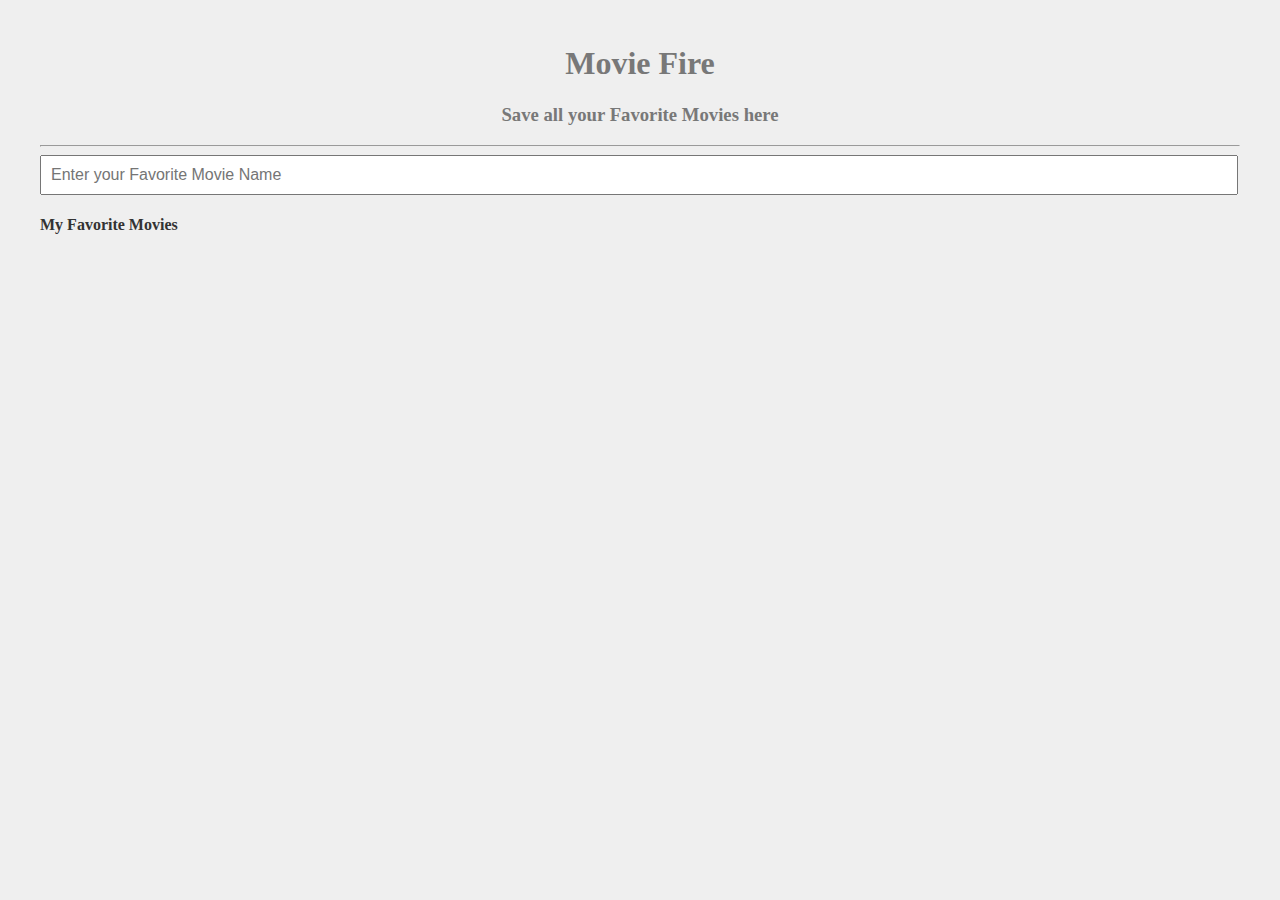
<file: formtrial.html>
<!DOCTYPE html>
<html>
 
<head>
    <title>Movie Fire</title>
    <link rel="stylesheet" type="text/css" href="app.css">
</head>
 
<body>
    <h1>Movie Fire</h1>
    <h3>Save all your Favorite Movies here</h3>
    <hr />
    <input type="text" id="movieName" placeholder="Enter your Favorite Movie Name" onkeypress="return saveToList(event)" />
    <h4>My Favorite Movies</h4>
    <ol id="favMovies">
    </ol>
    <script type='text/javascript' src='https://cdn.firebase.com/js/client/1.0.15/firebase.js'></script>
    <script type="text/javascript" src="app.js"></script>
</body>
</html>
</file>
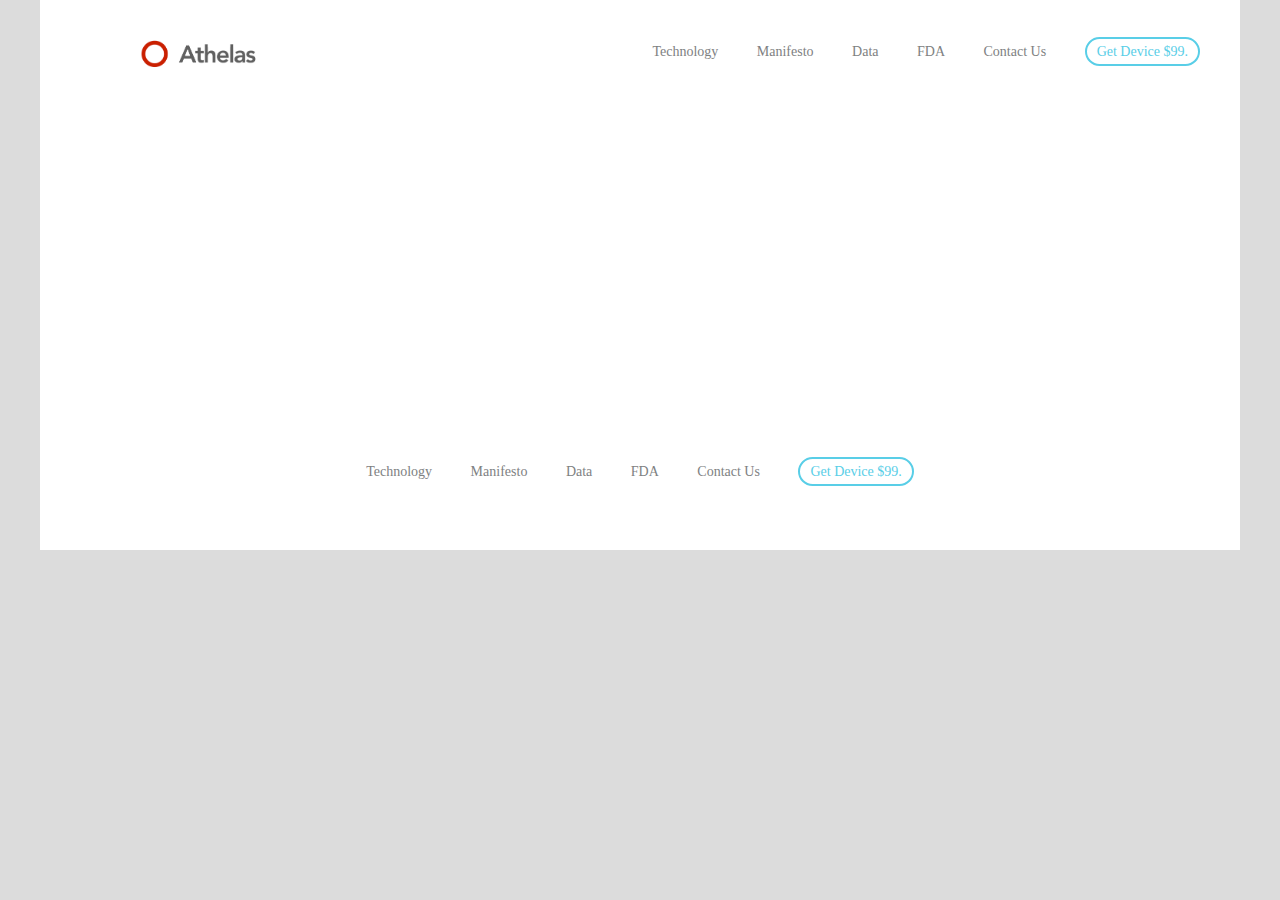
<file: trial/thanks.html>
<!doctype html>

<html lang="en">
  <head>
    <meta charset="utf-8">
    <title>Athelas</title>
    <meta charset="UTF-8" />
    <meta http-equiv="X-UA-Compatible" content="IE=edge">
    <!-- <meta name="viewport" content="width=1000px;" /> -->
    <meta name="description" content="In-home blood diagnostic" />
    <meta name="keywords" content="diagnostic, blood, in-home" />
    <!-- <link rel="stylesheet" type="text/css" href="css/normalize.css" /> -->
    <!-- <link rel="stylesheet" type="text/css" href="css/demo.css" /> -->
    <!-- <link rel="stylesheet" type="text/css" href="css/component.css" /> -->
    <link rel="stylesheet" type="text/css" href="../css/app.css" />
    <link href='https://fonts.googleapis.com/css?family=Raleway:200,400,800' rel='stylesheet' type='text/css'>
    <script src="https://ajax.googleapis.com/ajax/libs/jquery/1.12.2/jquery.min.js"></script>
    <!-- Facebook Pixel Code -->
      <script>
      !function(f,b,e,v,n,t,s)
      {if(f.fbq)return;n=f.fbq=function(){n.callMethod?
      n.callMethod.apply(n,arguments):n.queue.push(arguments)};
      if(!f._fbq)f._fbq=n;n.push=n;n.loaded=!0;n.version='2.0';
      n.queue=[];t=b.createElement(e);t.async=!0;
      t.src=v;s=b.getElementsByTagName(e)[0];
      s.parentNode.insertBefore(t,s)}(window,document,'script',
      'https://connect.facebook.net/en_US/fbevents.js');
       fbq('init', '177526572708600'); 
      fbq('track', 'Purchase');
      </script>
      <noscript>
       <img height="1" width="1" 
      src="https://www.facebook.com/tr?id=177526572708600&ev=PageView
      &noscript=1"/>
      </noscript>
      <!-- End Facebook Pixel Code -->
    <script>
    (function(i,s,o,g,r,a,m){i['GoogleAnalyticsObject']=r;i[r]=i[r]||function(){
    (i[r].q=i[r].q||[]).push(arguments)},i[r].l=1*new Date();a=s.createElement(o),
    m=s.getElementsByTagName(o)[0];a.async=1;a.src=g;m.parentNode.insertBefore(a,m)
    })(window,document,'script','https://www.google-analytics.com/analytics.js','ga');

    ga('create', 'UA-36491460-2', 'auto');
    ga('send', 'pageview');

    </script>

    <script src="https://cdn.firebase.com/js/client/2.4.2/firebase.js"></script>

    <script type="text/javascript">
      window.heap=window.heap||[],heap.load=function(e,t){window.heap.appid=e,window.heap.config=t=t||{};var r=t.forceSSL||"https:"===document.location.protocol,a=document.createElement("script");a.type="text/javascript",a.async=!0,a.src=(r?"https:":"http:")+"//cdn.heapanalytics.com/js/heap-"+e+".js";var n=document.getElementsByTagName("script")[0];n.parentNode.insertBefore(a,n);for(var o=function(e){return function(){heap.push([e].concat(Array.prototype.slice.call(arguments,0)))}},p=["addEventProperties","addUserProperties","clearEventProperties","identify","removeEventProperty","setEventProperties","track","unsetEventProperty"],c=0;c<p.length;c++)heap[p[c]]=o(p[c])};
        heap.load("3365830889");
    </script>

    <script>
      // Send message
      var myFirebaseRef = new Firebase("https://athelas-signup.firebaseio.com/");
      function change(){
        window.location = "index.html";
      }
      function onhitbutton(){
          myFirebaseRef.push({
        name: String(document.getElementById('name').value),
        email: String(document.getElementById('email').value),
        immuno: String(document.getElementById('message').value)
        }, change());
      }
    </script>

    <!--[if lt IE 9]>
      <script src="http://html5shiv.googlecode.com/svn/trunk/html5.js"></script>
    <![endif]-->
  </head>

  <body>
    <div class="container">
      <nav>
        <a class="logo" href="../index.html"><img src="../img/logo.png"\></a>
        <div class="links">
          <a href="../technology/index.html">Technology</a>
          <a href="../manifesto/index.html">Manifesto</a>
          <a href="../data/index.html">Data</a>
          <a href="../fda/index.html">FDA</a>
          <a href="../contact/index.html">Contact Us</a>
          <a href="../trial/index.html" class="rounded">Get Device $99.</a>
        </div>
      </nav>

      <section class="band thanks">
        <p>Thanks! We'll be in touch.</p>
      </section>

      <footer class="nav">
        <center class="links">
          <a href="../technology/index.html">Technology</a>
          <a href="../manifesto/index.html">Manifesto</a>
          <a href="../data/index.html">Data</a>
          <a href="../fda/index.html">FDA</a>
          <a href="../contact/index.html">Contact Us</a>
          <a href="../trial/index.html" class="rounded">Get Device $99.</a>
        </center>
      </footer>
    </div>
  </body>
</html>
</file>
<file: css/app.css>
body {
  font-family: "calibri";
  background: #dcdcdc;
  width: 100%;
  margin: 0;
  color: #333;
  min-width: 1200px;
}
h1,
h3 {
  text-align: center;
  color: #787878;
}
a {
  text-decoration: none;
}
* {
  -webkit-font-smoothing: antialiased;
  -moz-osx-font-smoothing: grayscale;
  text-shadow: none;
  text-rendering: optimizeLegibility;
}
nav {
  padding-top: 44px;
}
nav .links {
  padding-top: 0;
  margin-right: 40px;
  float: right;
}
nav,
footer {
  width: 100%;
  max-width: 1200px;
  background: #fff;
  margin: auto;
  display: table;
  font-family: 'Avenir Next';
  font-size: 14px;
  color: #7e8182;
}
nav .logo,
footer .logo {
  float: left;
  width: auto;
}
nav .logo img,
footer .logo img {
  margin-right: 0 !important;
  height: 40px;
  float: left;
  margin-top: -10px;
  padding-left: 100px;
}
nav .links a,
footer .links a {
  padding-right: 35px;
  color: #7e8182;
}
nav .links a.rounded,
footer .links a.rounded {
  border: 2px solid #59cee7;
  border-radius: 20px;
  padding-left: 10px;
  padding-right: 10px;
  padding-top: 5px;
  padding-bottom: 5px;
  color: #59cee7;
}
.container {
  max-width: 1200px;
  width: 100%;
  background: #fff;
  display: table;
  margin: auto;
}
section {
  display: table;
  width: 1200px;
  margin: 0 auto;
}
section.band {
  height: 300px;
  margin-top: 40px;
}
section.band.technology {
  background: #19b9db;
}
section.band.manifesto {
  background: #ef8324;
}
section.band.data {
  background: #397624;
}
section.band.fda {
  background: #264483;
}
section.band.contact {
  background: #e16d64;
}
section.band p {
  position: relative;
  z-index: 2;
  font-family: 'Avenir';
  color: #fff;
  float: left;
  font-size: 22px;
  font-weight: 100;
  margin-top: 200px;
  margin-left: 150px;
}
.content {
  max-width: 800px;
  margin-left: 200px;
  margin-top: 50px;
  font-family: 'Avenir';
  width: 800px;
}
footer {
  margin-top: 50px;
  margin-bottom: 70px;
}
footer .nav {
  padding-top: 0;
}
</file>
<file: app.css>
body {
	font-family: "calibri";
    background: #efefef;
    padding: 32px;
    padding-top: 16px;
    color: #333;
}
h1,h3 {
	text-align: center;
	color: #787878;
}
 
#movieName
{
	width: 98%;
	padding: 9px;
	font-size: 16px;
}
</file>
